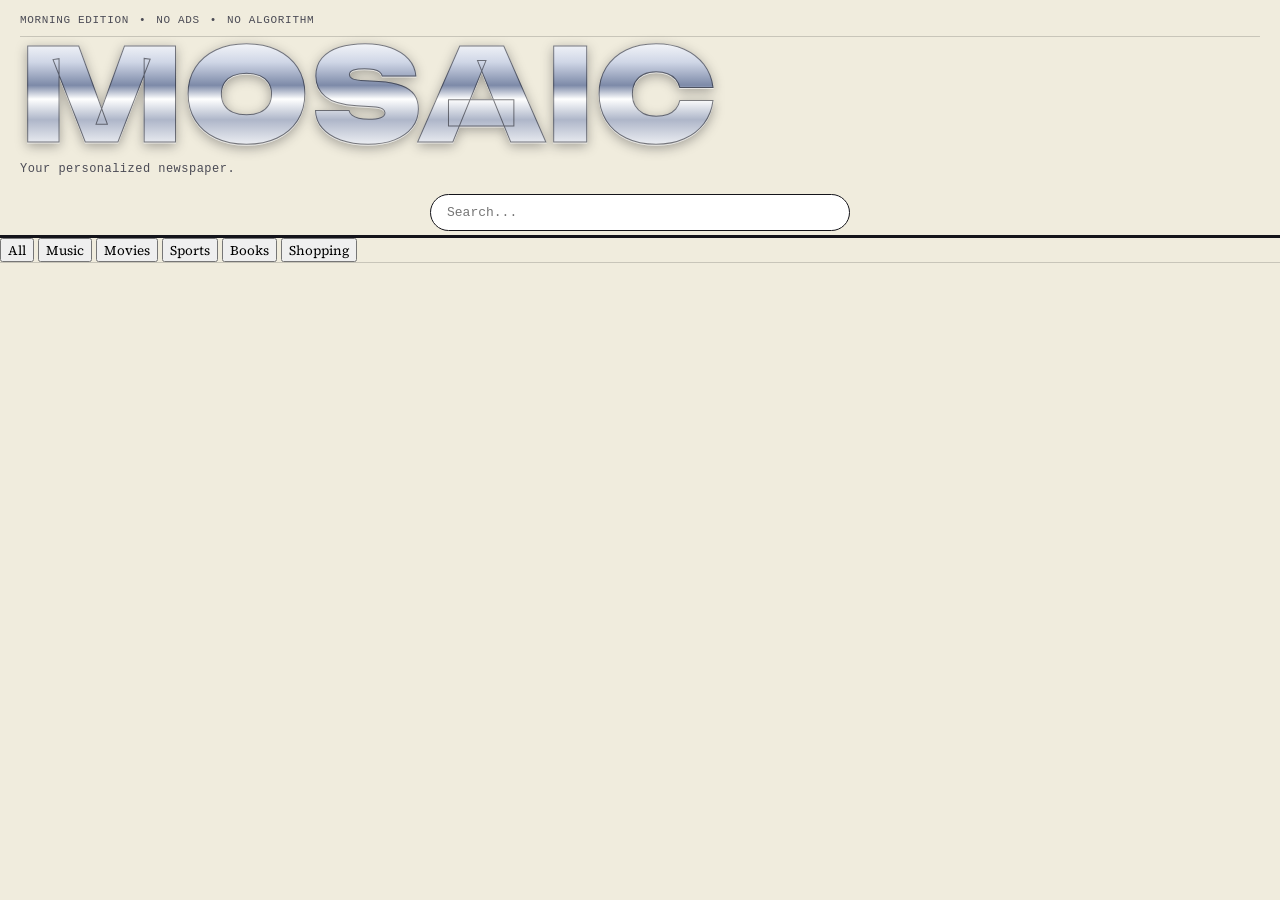
<file: Index.html>
<!DOCTYPE html>
<html lang="en">
<head>
<meta charset="UTF-8">
<meta name="viewport" content="width=device-width, initial-scale=1.0">

<title>Mosaic</title>

<link rel="preconnect" href="https://fonts.googleapis.com">
<link rel="preconnect" href="https://fonts.gstatic.com" crossorigin>

<link href="https://fonts.googleapis.com/css2?family=Unbounded:wght@700&family=Source+Serif+4:wght@400;600;700&display=swap" rel="stylesheet">

<link rel="stylesheet" href="style.css">
</head>

<body>

<header class="masthead">

<div class="masthead__editionbar">
<span>MORNING EDITION</span>
<span>•</span>
<span>NO ADS</span>
<span>•</span>
<span>NO ALGORITHM</span>
</div>

<h1 class="masthead__title">MOSAIC</h1>

<p class="masthead__tagline">
Your personalized newspaper.
</p>

<input
id="search"
type="text"
placeholder="Search..."
>

</header>

<nav class="tabs">

<button onclick="filterPosts('All')">All</button>
<button onclick="filterPosts('Music')">Music</button>
<button onclick="filterPosts('Movies')">Movies</button>
<button onclick="filterPosts('Sports')">Sports</button>
<button onclick="filterPosts('Books')">Books</button>
<button onclick="filterPosts('Shopping')">Shopping</button>

</nav>

<main id="feed"></main>

<script src="script.js"></script>

</body>
</html>
</file>
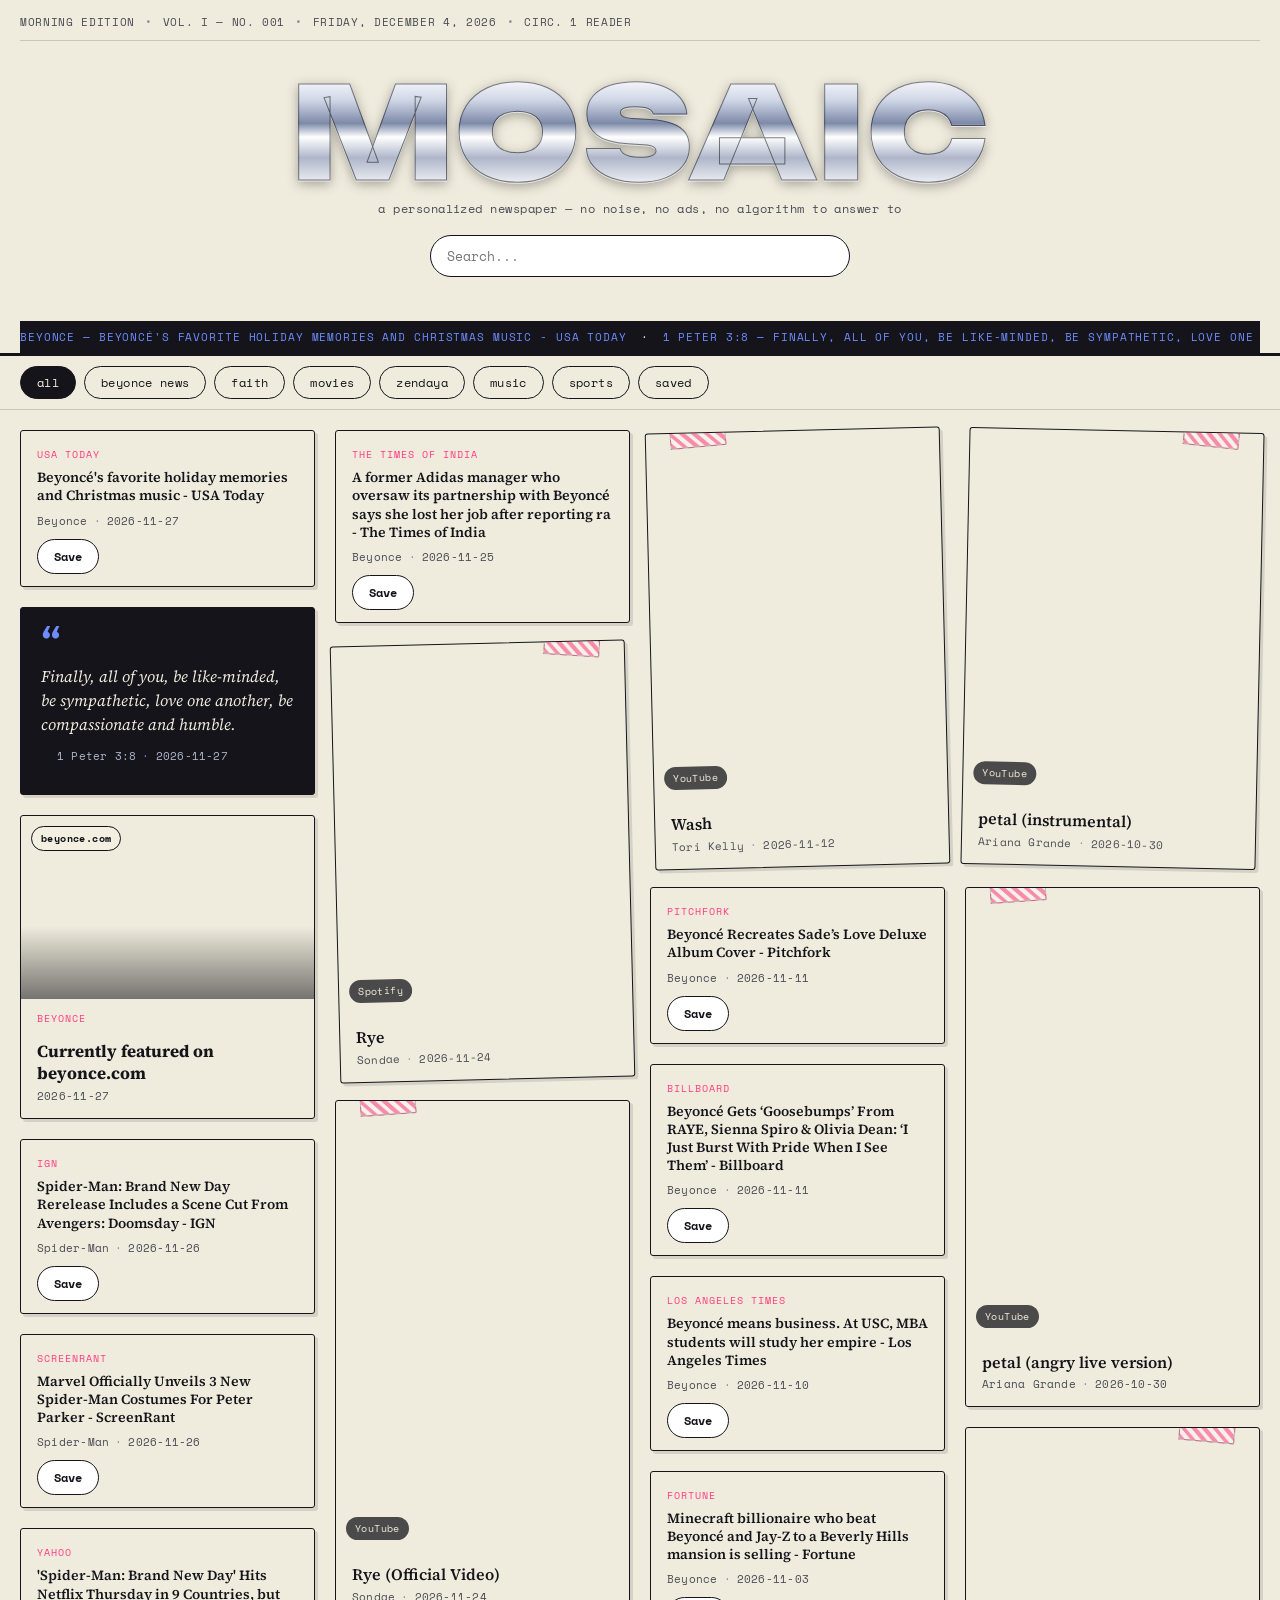
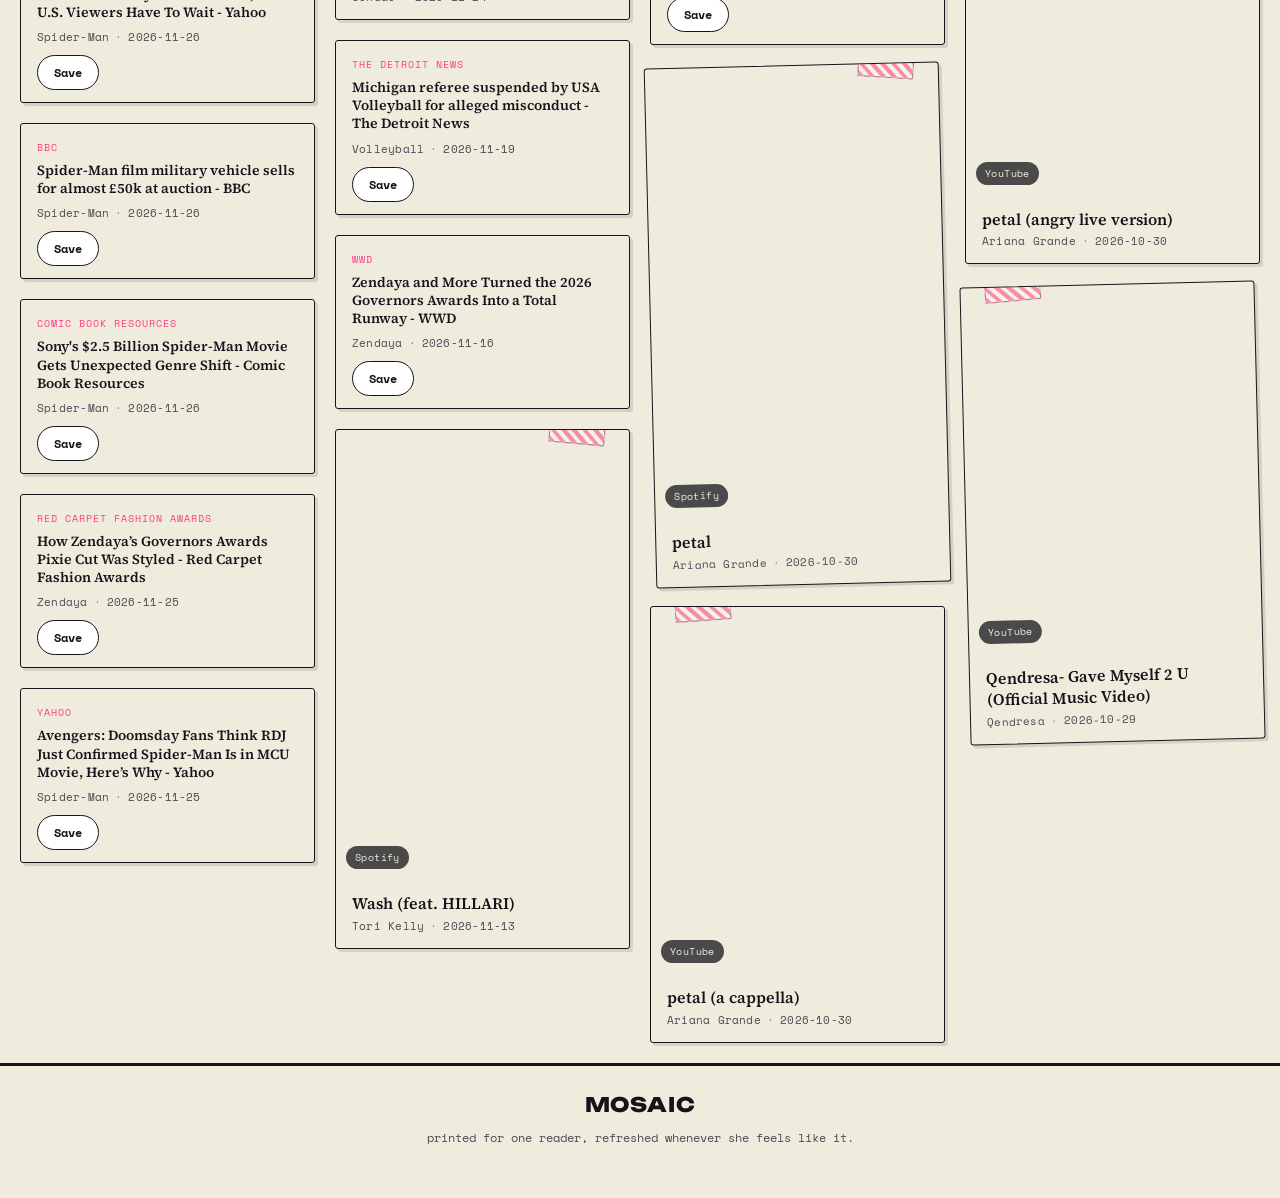
<file: index.html>
<!DOCTYPE html>
<html lang="en">
<head>
<meta charset="UTF-8">
<meta name="viewport" content="width=device-width, initial-scale=1.0">
<title>Mosaic — a personalized newspaper</title>
<link rel="preconnect" href="https://fonts.googleapis.com">
<link rel="preconnect" href="https://fonts.gstatic.com" crossorigin>
<link href="https://fonts.googleapis.com/css2?family=Unbounded:wght@600;800;900&family=Source+Serif+4:opsz,wght@8..60,400;8..60,500;8..60,600;8..60,700&family=Space+Mono:wght@400;700&display=swap" rel="stylesheet">
<link rel="stylesheet" href="style.css">
</head>
<body>

<header class="masthead">
  <div class="masthead__editionbar">
    <span>MORNING EDITION</span>
    <span class="dot">•</span>
    <span>VOL. I — NO. 001</span>
    <span class="dot">•</span>
    <span id="today-date"></span>
    <span class="dot">•</span>
    <span>CIRC. 1 READER</span>
  </div>

  <div class="masthead__main">
    <h1 class="masthead__title">MOSAIC</h1>
    <p class="masthead__tagline">a personalized newspaper — no noise, no ads, no algorithm to answer to</p>
    <input id="search" type="text" placeholder="Search...">
  </div>

  <div class="ticker">
    <div class="ticker__track" id="ticker-track"></div>
  </div>
</header>

<nav class="tabs" aria-label="Boards">
  <ul class="tabs__list" id="tabs-list">
    <li><button class="tab is-active" data-cat="All">All</button></li>
  </ul>
</nav>

<main class="board" id="feed"></main>

<footer class="masthead-footer">
  <p class="masthead-footer__title">MOSAIC</p>
  <p>printed for one reader, refreshed whenever she feels like it.</p>
</footer>

<script src="script.js"></script>
</body>
</html>
</file>
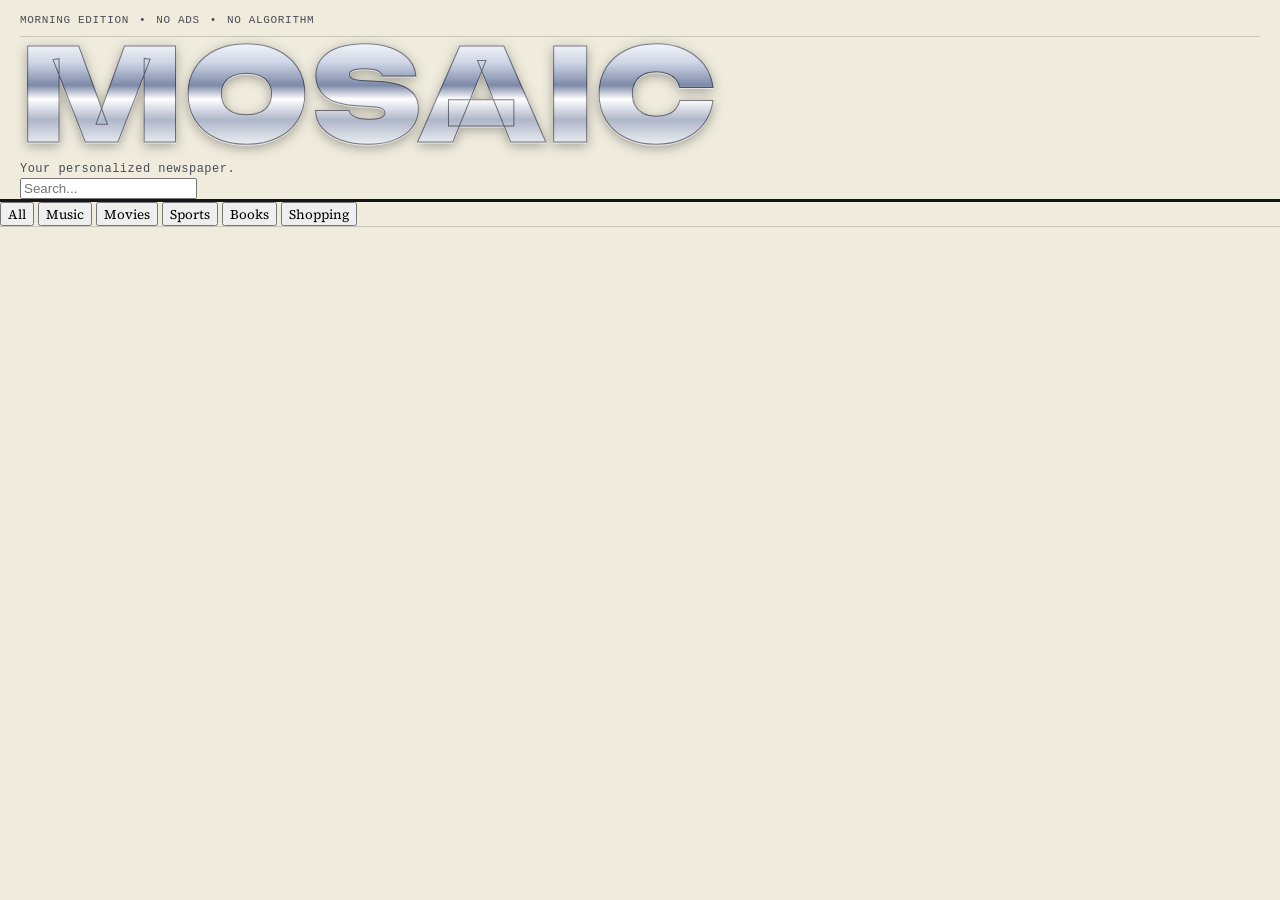
<file: frontend/index.html>
<!DOCTYPE html>
<html lang="en">
<head>
<meta charset="UTF-8">
<meta name="viewport" content="width=device-width, initial-scale=1.0">

<title>Mosaic</title>

<link rel="preconnect" href="https://fonts.googleapis.com">
<link rel="preconnect" href="https://fonts.gstatic.com" crossorigin>

<link href="https://fonts.googleapis.com/css2?family=Unbounded:wght@700&family=Source+Serif+4:wght@400;600;700&display=swap" rel="stylesheet">

<link rel="stylesheet" href="style.css">
</head>

<body>

<header class="masthead">

<div class="masthead__editionbar">
<span>MORNING EDITION</span>
<span>•</span>
<span>NO ADS</span>
<span>•</span>
<span>NO ALGORITHM</span>
</div>

<h1 class="masthead__title">MOSAIC</h1>

<p class="masthead__tagline">
Your personalized newspaper.
</p>

<input
id="search"
type="text"
placeholder="Search..."
>

</header>

<nav class="tabs">

<button onclick="filterPosts('All')">All</button>
<button onclick="filterPosts('Music')">Music</button>
<button onclick="filterPosts('Movies')">Movies</button>
<button onclick="filterPosts('Sports')">Sports</button>
<button onclick="filterPosts('Books')">Books</button>
<button onclick="filterPosts('Shopping')">Shopping</button>

</nav>

<main id="feed"></main>

<script src="script.js"></script>

</body>
</html>
</file>
<file: style.css>
/* =========================================================
   MOSAIC — tokens
   Newspaper structure, Y2K chrome, Pinterest board density.
   ========================================================= */

:root {
  --paper:      #F0ECDD;
  --paper-dim:  #E7E1CD;
  --ink:        #14141A;
  --ink-soft:   #4B4B55;
  --chrome-1:   #FFFFFF;
  --chrome-2:   #CFD6E6;
  --chrome-3:   #7D8AA8;
  --chrome-4:   #AEB6C9;
  --blue:       #6D8CFF;
  --magenta:    #FF3B81;
  --lime:       #D4FF4F;
  --rule:       rgba(20,20,26,0.18);

  --font-display: 'Unbounded', system-ui, sans-serif;
  --font-serif:   'Source Serif 4', Georgia, serif;
  --font-mono:    'Space Mono', 'Courier New', monospace;

  --gutter: 20px;
  --radius: 3px;
}

* { box-sizing: border-box; }

@media (prefers-reduced-motion: reduce) {
  * { animation-duration: 0.001ms !important; animation-iteration-count: 1 !important; }
}

html { scroll-behavior: smooth; }

body {
  margin: 0;
  background-color: var(--paper);
  background-image: radial-gradient(rgba(20,20,26,0.035) 0.6px, transparent 0.6px);
  background-size: 4px 4px;
  color: var(--ink);
  font-family: var(--font-serif);
  -webkit-font-smoothing: antialiased;
}

a { color: inherit; }
button { font-family: inherit; cursor: pointer; }

/* =========================================================
   MASTHEAD
   ========================================================= */

.masthead { border-bottom: 3px solid var(--ink); padding: 14px var(--gutter) 0; }

.masthead__editionbar {
  display: flex; flex-wrap: wrap; gap: 10px; align-items: center;
  font-family: var(--font-mono); font-size: 11px; letter-spacing: 0.06em;
  color: var(--ink-soft); border-bottom: 1px solid var(--rule); padding-bottom: 10px;
}
.masthead__editionbar .dot { color: var(--chrome-3); }

.masthead__main { text-align: center; padding: 34px 0 20px; }

.masthead__title {
  margin: 0; font-family: var(--font-display); font-weight: 900;
  font-size: clamp(52px, 11vw, 128px); letter-spacing: 0.01em; line-height: 0.9;
  background: linear-gradient(180deg, var(--chrome-1) 0%, var(--chrome-2) 22%, var(--chrome-3) 42%, var(--chrome-1) 54%, var(--chrome-4) 72%, var(--chrome-1) 100%);
  -webkit-background-clip: text; background-clip: text; color: transparent;
  filter: drop-shadow(0 1px 0 rgba(255,255,255,0.6)) drop-shadow(0 3px 6px rgba(20,20,26,0.35));
  -webkit-text-stroke: 1px rgba(20,20,26,0.55);
}

.masthead__tagline {
  margin: 10px 0 0; font-family: var(--font-mono); font-size: 12px;
  letter-spacing: 0.04em; color: var(--ink-soft);
}

#search {
  display: block; margin: 18px auto 4px; width: min(420px, 90%);
  padding: 10px 16px; border: 1px solid var(--ink); border-radius: 999px;
  background: var(--chrome-1); font-family: var(--font-mono); font-size: 13px;
  color: var(--ink);
}
#search:focus-visible { outline: 2px solid var(--blue); outline-offset: 2px; }

.ticker {
  overflow: hidden; border-top: 1px solid var(--ink); border-bottom: 1px solid var(--ink);
  background: var(--ink); margin-top: 20px;
}
.ticker__track {
  display: flex; gap: 14px; white-space: nowrap; width: max-content; padding: 7px 0;
  font-family: var(--font-mono); font-size: 11px; letter-spacing: 0.08em;
  color: var(--paper); animation: ticker-scroll 90s linear infinite;
}
.ticker__track span:nth-child(odd) { color: var(--blue); }
@keyframes ticker-scroll { from { transform: translateX(0); } to { transform: translateX(-50%); } }

/* =========================================================
   CATEGORY TABS (boards)
   ========================================================= */

.tabs { border-bottom: 1px solid var(--rule); background: var(--paper); position: sticky; top: 0; z-index: 10; }
.tabs__list {
  list-style: none; display: flex; gap: 8px; overflow-x: auto; margin: 0;
  padding: 10px var(--gutter); scrollbar-width: thin;
}
.tabs__list::-webkit-scrollbar { height: 4px; }
.tabs__list::-webkit-scrollbar-thumb { background: var(--chrome-3); }

.tab {
  flex: none; border: 1px solid var(--ink); background: var(--paper); color: var(--ink);
  padding: 7px 16px; border-radius: 999px; font-family: var(--font-mono); font-size: 12px;
  letter-spacing: 0.03em; text-transform: lowercase;
  transition: background 0.15s ease, color 0.15s ease, transform 0.15s ease;
}
.tab:hover { transform: translateY(-1px); }
.tab.is-active { background: var(--ink); color: var(--paper); }

/* =========================================================
   BOARD — masonry via CSS columns
   ========================================================= */

.board { columns: 4 260px; column-gap: var(--gutter); padding: var(--gutter); max-width: 1400px; margin: 0 auto; }
@media (max-width: 900px) { .board { columns: 2 200px; } }
@media (max-width: 520px) { .board { columns: 1; } }

.card {
  break-inside: avoid; margin-bottom: var(--gutter); background: var(--paper);
  border: 1px solid var(--ink); border-radius: var(--radius); position: relative;
  overflow: hidden; box-shadow: 3px 3px 0 rgba(20,20,26,0.12);
  transition: transform 0.2s ease, box-shadow 0.2s ease;
  animation: card-in 0.45s cubic-bezier(0.16, 1, 0.3, 1) backwards;
}
.card:nth-child(1) { animation-delay: 0.02s; }
.card:nth-child(2) { animation-delay: 0.06s; }
.card:nth-child(3) { animation-delay: 0.10s; }
.card:nth-child(4) { animation-delay: 0.14s; }
.card:nth-child(5) { animation-delay: 0.18s; }
.card:nth-child(n+6) { animation-delay: 0.22s; }
@keyframes card-in {
  from { opacity: 0; transform: translateY(10px) scale(0.98); }
  to   { opacity: 1; transform: translateY(0) scale(1); }
}
.card:hover { box-shadow: 6px 6px 0 rgba(20,20,26,0.18); transform: translateY(-2px); }
.pin--rotate-l:hover, .pin--rotate-r:hover { transform: rotate(0deg) translateY(-2px); }

.new-badge {
  position: absolute; top: 10px; left: 10px; z-index: 3;
  background: var(--lime); color: var(--ink); font-family: var(--font-mono);
  font-weight: 700; font-size: 10px; letter-spacing: 0.05em;
  padding: 4px 8px; border-radius: 999px; border: 1px solid var(--ink);
}

.pin--rotate-l { transform: rotate(-1.4deg); }
.pin--rotate-r { transform: rotate(1.2deg); }
.pin--rotate-l:hover, .pin--rotate-r:hover { transform: rotate(0deg); }

.tape {
  position: absolute; top: -6px; left: 24px; width: 56px; height: 20px;
  background: repeating-linear-gradient(45deg, rgba(255,59,129,0.55), rgba(255,59,129,0.55) 4px, rgba(255,255,255,0.35) 4px, rgba(255,255,255,0.35) 8px);
  border: 1px solid rgba(20,20,26,0.25); transform: rotate(-4deg); z-index: 2;
}
.tape--right { left: auto; right: 24px; transform: rotate(5deg); }

.card__thumb { position: relative; aspect-ratio: 4 / 5; background-size: cover; background-position: center; }
.card__thumb.thumb--tall { aspect-ratio: 3 / 4.6; }

.thumb--a { background: linear-gradient(160deg, #8A9A5B 0%, #4A5A2E 55%, #6D8CFF 100%); }
.thumb--b { background: linear-gradient(160deg, #C97C5D 0%, #7A4632 60%, #F0ECDD 130%); }
.thumb--c { background: linear-gradient(160deg, #C9AE7C 0%, #7A5C2E 60%, #FF3B81 130%); }
.thumb--d { background: linear-gradient(160deg, #F0ECDD 0%, #CFD6E6 55%, #7D8AA8 120%); }
.thumb--e { background: linear-gradient(160deg, #FF3B81 0%, #6D8CFF 70%, #14141A 140%); }

.save-btn {
  position: absolute; top: 10px; right: 10px; z-index: 3; background: var(--magenta); color: var(--paper);
  border: none; border-radius: 999px; padding: 8px 16px; font-family: var(--font-mono);
  font-weight: 700; font-size: 12px; opacity: 0; transform: translateY(-4px);
  transition: opacity 0.15s ease, transform 0.15s ease;
}
.card__thumb:hover .save-btn { opacity: 1; transform: translateY(0); }

.source-tag {
  position: absolute; left: 10px; bottom: 10px; z-index: 3; background: rgba(20,20,26,0.75);
  color: var(--paper); font-family: var(--font-mono); font-size: 10px; letter-spacing: 0.04em;
  padding: 4px 9px; border-radius: 999px;
}

.card__title { margin: 14px 16px 4px; font-family: var(--font-serif); font-weight: 600; font-size: 16px; line-height: 1.3; }
.card__title a { color: inherit; text-decoration: none; }
.card__title a:hover { text-decoration: underline; text-decoration-color: var(--magenta); }

/* -------- news clipping card -------- */
.card--clipping { }
.card--clipping .card__thumb { aspect-ratio: 16 / 10; filter: saturate(0.92) contrast(1.03); }
.card--clipping .card__thumb::after {
  content: ""; position: absolute; inset: 0;
  background: linear-gradient(180deg, transparent 60%, rgba(20,20,26,0.55) 100%);
}
.card--clipping .source-tag {
  left: 10px; top: 10px; bottom: auto; background: var(--paper); color: var(--ink);
  border: 1px solid var(--ink); font-weight: 700;
}
.card--clipping .card__title { font-family: var(--font-serif); font-weight: 700; font-size: 17px; }
.card--clipping .card__eyebrow { margin: 12px 16px 0; }

/* -------- ticket / event card -------- */
.card--ticket {
  background: var(--ink); color: var(--paper);
  border: 1px dashed var(--chrome-4);
  padding-bottom: 38px;
}
.card--ticket .card__thumb { aspect-ratio: 16 / 9; }
.card--ticket .card__title { color: var(--paper); font-family: var(--font-display); font-size: 15px; font-weight: 700; }
.card--ticket .card__title a { color: var(--paper); }
.card--ticket .card__meta { color: var(--chrome-4); }
.card--ticket .card__meta-dot { color: var(--chrome-3); }
.card--ticket .save-btn { background: var(--lime); color: var(--ink); }
.card--ticket::before {
  content: "GET TICKETS →"; position: absolute; bottom: 0; left: 0; right: 0;
  background: var(--magenta); color: var(--paper); text-align: center;
  font-family: var(--font-mono); font-size: 11px; font-weight: 700; letter-spacing: 0.05em;
  padding: 8px; z-index: 3;
}

.card--article, .card--about { padding: 20px 18px 16px; }
.card__eyebrow { margin: 0 0 6px; font-family: var(--font-mono); font-size: 10px; letter-spacing: 0.1em; text-transform: uppercase; color: var(--magenta); }
.card__headline { margin: 0 0 10px; font-family: var(--font-serif); font-weight: 700; font-size: 22px; line-height: 1.2; }
.card--about .card__headline { font-size: 24px; }
.card__excerpt, .card__body { margin: 0 0 6px; font-size: 14.5px; line-height: 1.55; color: var(--ink-soft); }
.card__dropcap { margin: 0 0 10px; font-size: 15px; line-height: 1.6; }
.card__dropcap::first-letter {
  font-family: var(--font-display); font-weight: 800; font-size: 46px; float: left;
  line-height: 0.8; padding: 4px 6px 0 0; color: var(--blue);
}

.card--quote { padding: 22px 20px 16px; background: var(--ink); color: var(--paper); }
.card__quotemark { margin: 0; font-family: var(--font-display); font-size: 44px; line-height: 0.6; color: var(--blue); }
.card__quote { font-family: var(--font-serif); font-style: italic; font-size: 16px; line-height: 1.5; margin: 8px 0 12px; }
.card--quote .card__meta { color: var(--chrome-4); }
.card--quote .card__meta-dot { color: var(--chrome-3); }

.card--badges { padding: 18px; }
.badges { display: flex; flex-wrap: wrap; gap: 8px; margin-top: 10px; }
.badge {
  font-family: var(--font-mono); font-size: 10px; letter-spacing: 0.05em; padding: 6px 9px;
  border: 1px solid var(--ink);
  background: repeating-linear-gradient(135deg, var(--chrome-1), var(--chrome-1) 3px, var(--chrome-2) 3px, var(--chrome-2) 6px);
  color: var(--ink);
}

.card__meta {
  font-family: var(--font-mono); font-size: 11px; letter-spacing: 0.02em; color: var(--ink-soft);
  padding: 0 16px 14px; display: flex; gap: 6px;
}
.card--article .card__meta, .card--about .card__meta { padding: 6px 0 0; }
.card__meta-dot { color: var(--chrome-3); }

.masthead-footer {
  border-top: 3px solid var(--ink); text-align: center; padding: 26px var(--gutter) 40px;
  font-family: var(--font-mono); font-size: 12px; color: var(--ink-soft);
}
.masthead-footer__title { font-family: var(--font-display); font-weight: 800; font-size: 20px; letter-spacing: 0.04em; margin: 0 0 6px; color: var(--ink); }

.empty-state { text-align: center; padding: 60px 20px; font-family: var(--font-mono); color: var(--ink-soft); }

/* compact card for items with no image (e.g. news without an og:image) */
.card--newstext { padding: 16px 16px 12px; }
.card--newstext .card__title { margin: 0 0 8px; font-size: 14px; }
.card--newstext .card__meta { padding: 0; }
.card--newstext .save-btn {
  position: static; opacity: 1; transform: none; display: inline-block;
  margin-top: 10px; background: var(--chrome-1); color: var(--ink); border: 1px solid var(--ink);
}

.save-btn.is-saved { background: var(--ink); color: var(--paper); }

.tab:focus-visible, .save-btn:focus-visible { outline: 2px solid var(--blue); outline-offset: 2px; }

.actions { display: flex; gap: 10px; margin-top: 15px; }
.actions button { flex: 1; border: none; border-radius: 8px; padding: 10px; cursor: pointer; font-size: 14px; }
</file>
<file: frontend/style.css>
/* =========================================================
   MOSAIC — tokens
   Newspaper structure, Y2K chrome, Pinterest board density.
   ========================================================= */

:root {
  /* color */
  --paper:      #F0ECDD;   /* warm bone newsprint, not pure white */
  --paper-dim:  #E7E1CD;
  --ink:        #14141A;   /* near-black, slightly blue */
  --ink-soft:   #4B4B55;
  --chrome-1:   #FFFFFF;
  --chrome-2:   #CFD6E6;
  --chrome-3:   #7D8AA8;
  --chrome-4:   #AEB6C9;
  --blue:       #6D8CFF;   /* electric periwinkle */
  --magenta:    #FF3B81;   /* hot pink accent, saves / links */
  --lime:       #D4FF4F;   /* rare highlight only */
  --rule:       rgba(20,20,26,0.18);

  /* type */
  --font-display: 'Unbounded', system-ui, sans-serif;
  --font-serif:   'Source Serif 4', Georgia, serif;
  --font-mono:    'Space Mono', 'Courier New', monospace;

  /* layout */
  --gutter: 20px;
  --radius: 3px;
}

* { box-sizing: border-box; }

@media (prefers-reduced-motion: reduce) {
  * { animation-duration: 0.001ms !important; animation-iteration-count: 1 !important; }
}

html { scroll-behavior: smooth; }

body {
  margin: 0;
  background-color: var(--paper);
  background-image:
    radial-gradient(rgba(20,20,26,0.035) 0.6px, transparent 0.6px);
  background-size: 4px 4px;
  color: var(--ink);
  font-family: var(--font-serif);
  -webkit-font-smoothing: antialiased;
}

a { color: inherit; }

button {
  font-family: inherit;
  cursor: pointer;
}

/* =========================================================
   MASTHEAD
   ========================================================= */

.masthead {
  border-bottom: 3px solid var(--ink);
  padding: 14px var(--gutter) 0;
}

.masthead__editionbar {
  display: flex;
  flex-wrap: wrap;
  gap: 10px;
  align-items: center;
  font-family: var(--font-mono);
  font-size: 11px;
  letter-spacing: 0.06em;
  color: var(--ink-soft);
  border-bottom: 1px solid var(--rule);
  padding-bottom: 10px;
}

.masthead__editionbar .dot { color: var(--chrome-3); }

.masthead__main {
  text-align: center;
  padding: 34px 0 20px;
}

/* signature element: liquid-chrome Y2K logotype */
.masthead__title {
  margin: 0;
  font-family: var(--font-display);
  font-weight: 900;
  font-size: clamp(52px, 11vw, 128px);
  letter-spacing: 0.01em;
  line-height: 0.9;
  background: linear-gradient(
    180deg,
    var(--chrome-1) 0%,
    var(--chrome-2) 22%,
    var(--chrome-3) 42%,
    var(--chrome-1) 54%,
    var(--chrome-4) 72%,
    var(--chrome-1) 100%
  );
  -webkit-background-clip: text;
  background-clip: text;
  color: transparent;
  filter: drop-shadow(0 1px 0 rgba(255,255,255,0.6)) drop-shadow(0 3px 6px rgba(20,20,26,0.35));
  -webkit-text-stroke: 1px rgba(20,20,26,0.55);
}

.masthead__tagline {
  margin: 10px 0 0;
  font-family: var(--font-mono);
  font-size: 12px;
  letter-spacing: 0.04em;
  color: var(--ink-soft);
}

/* scrolling ticker, Y2K stock-ticker / newspaper crawl */
.ticker {
  overflow: hidden;
  border-top: 1px solid var(--ink);
  border-bottom: 1px solid var(--ink);
  background: var(--ink);
}

.ticker__track {
  display: flex;
  gap: 14px;
  white-space: nowrap;
  width: max-content;
  padding: 7px 0;
  font-family: var(--font-mono);
  font-size: 11px;
  letter-spacing: 0.08em;
  color: var(--paper);
  animation: ticker-scroll 26s linear infinite;
}

.ticker__track span:nth-child(odd) { color: var(--blue); }

@keyframes ticker-scroll {
  from { transform: translateX(0); }
  to   { transform: translateX(-50%); }
}

/* =========================================================
   CATEGORY TABS (boards)
   ========================================================= */

.tabs {
  border-bottom: 1px solid var(--rule);
  background: var(--paper);
  position: sticky;
  top: 0;
  z-index: 10;
}

.tabs__list {
  list-style: none;
  display: flex;
  gap: 8px;
  overflow-x: auto;
  margin: 0;
  padding: 10px var(--gutter);
  scrollbar-width: thin;
}

.tabs__list::-webkit-scrollbar { height: 4px; }
.tabs__list::-webkit-scrollbar-thumb { background: var(--chrome-3); }

.tab {
  flex: none;
  border: 1px solid var(--ink);
  background: var(--paper);
  color: var(--ink);
  padding: 7px 16px;
  border-radius: 999px;
  font-family: var(--font-mono);
  font-size: 12px;
  letter-spacing: 0.03em;
  text-transform: lowercase;
  transition: background 0.15s ease, color 0.15s ease, transform 0.15s ease;
}

.tab:hover { transform: translateY(-1px); }

.tab.is-active {
  background: var(--ink);
  color: var(--paper);
}

/* =========================================================
   BOARD — masonry via CSS columns (Pinterest-style)
   ========================================================= */

.board {
  columns: 4 260px;
  column-gap: var(--gutter);
  padding: var(--gutter);
  max-width: 1400px;
  margin: 0 auto;
}

@media (max-width: 900px) {
  .board { columns: 2 200px; }
}
@media (max-width: 520px) {
  .board { columns: 1; }
}

.card {
  break-inside: avoid;
  margin-bottom: var(--gutter);
  background: var(--paper);
  border: 1px solid var(--ink);
  border-radius: var(--radius);
  position: relative;
  overflow: hidden;
  box-shadow: 3px 3px 0 rgba(20,20,26,0.12);
}

/* subtle scrapbook tilt on a few cards, like pinned corkboard photos */
.pin--rotate-l { transform: rotate(-1.4deg); }
.pin--rotate-r { transform: rotate(1.2deg); }
.pin--rotate-l:hover,
.pin--rotate-r:hover { transform: rotate(0deg); }
.card { transition: transform 0.2s ease, box-shadow 0.2s ease; }
.card:hover { box-shadow: 5px 5px 0 rgba(20,20,26,0.16); }

/* washi-tape corner, Pinterest-board nod */
.tape {
  position: absolute;
  top: -6px;
  left: 24px;
  width: 56px;
  height: 20px;
  background: repeating-linear-gradient(
    45deg,
    rgba(255,59,129,0.55),
    rgba(255,59,129,0.55) 4px,
    rgba(255,255,255,0.35) 4px,
    rgba(255,255,255,0.35) 8px
  );
  border: 1px solid rgba(20,20,26,0.25);
  transform: rotate(-4deg);
  z-index: 2;
}
.tape--right { left: auto; right: 24px; transform: rotate(5deg); }

/* -------- image / pin cards -------- */

.card__thumb {
  position: relative;
  aspect-ratio: 4 / 5;
  background-size: cover;
  background-position: center;
}

.card__thumb.thumb--tall { aspect-ratio: 3 / 4.6; }

/* palette-matched placeholder gradients, standing in for real saved images */
.thumb--a { background: linear-gradient(160deg, #8A9A5B 0%, #4A5A2E 55%, #6D8CFF 100%); }
.thumb--b { background: linear-gradient(160deg, #C97C5D 0%, #7A4632 60%, #F0ECDD 130%); }
.thumb--c { background: linear-gradient(160deg, #C9AE7C 0%, #7A5C2E 60%, #FF3B81 130%); }
.thumb--d { background: linear-gradient(160deg, #F0ECDD 0%, #CFD6E6 55%, #7D8AA8 120%); }
.thumb--e { background: linear-gradient(160deg, #FF3B81 0%, #6D8CFF 70%, #14141A 140%); }

.save-btn {
  position: absolute;
  top: 10px;
  right: 10px;
  z-index: 3;
  background: var(--magenta);
  color: var(--paper);
  border: none;
  border-radius: 999px;
  padding: 8px 16px;
  font-family: var(--font-mono);
  font-weight: 700;
  font-size: 12px;
  opacity: 0;
  transform: translateY(-4px);
  transition: opacity 0.15s ease, transform 0.15s ease;
}
.card__thumb:hover .save-btn { opacity: 1; transform: translateY(0); }

.source-tag {
  position: absolute;
  left: 10px;
  bottom: 10px;
  z-index: 3;
  background: rgba(20,20,26,0.75);
  color: var(--paper);
  font-family: var(--font-mono);
  font-size: 10px;
  letter-spacing: 0.04em;
  padding: 4px 9px;
  border-radius: 999px;
}

.card__title {
  margin: 14px 16px 4px;
  font-family: var(--font-serif);
  font-weight: 600;
  font-size: 16px;
  line-height: 1.3;
}

/* -------- article-style cards -------- */

.card--article,
.card--about {
  padding: 20px 18px 16px;
}

.card__eyebrow {
  margin: 0 0 6px;
  font-family: var(--font-mono);
  font-size: 10px;
  letter-spacing: 0.1em;
  text-transform: uppercase;
  color: var(--magenta);
}

.card__headline {
  margin: 0 0 10px;
  font-family: var(--font-serif);
  font-weight: 700;
  font-size: 22px;
  line-height: 1.2;
}

.card--about .card__headline { font-size: 24px; }

.card__excerpt,
.card__body {
  margin: 0 0 6px;
  font-size: 14.5px;
  line-height: 1.55;
  color: var(--ink-soft);
}

.card__dropcap {
  margin: 0 0 10px;
  font-size: 15px;
  line-height: 1.6;
}

.card__dropcap::first-letter {
  font-family: var(--font-display);
  font-weight: 800;
  font-size: 46px;
  float: left;
  line-height: 0.8;
  padding: 4px 6px 0 0;
  color: var(--blue);
}

/* -------- quote card -------- */

.card--quote {
  padding: 22px 20px 16px;
  background: var(--ink);
  color: var(--paper);
}

.card__quotemark {
  margin: 0;
  font-family: var(--font-display);
  font-size: 44px;
  line-height: 0.6;
  color: var(--blue);
}

.card__quote {
  font-family: var(--font-serif);
  font-style: italic;
  font-size: 16px;
  line-height: 1.5;
  margin: 8px 0 12px;
}

.card--quote .card__meta { color: var(--chrome-4); }
.card--quote .card__meta-dot { color: var(--chrome-3); }

/* -------- badges card (Y2K web-ring nod) -------- */

.card--badges { padding: 18px; }

.badges {
  display: flex;
  flex-wrap: wrap;
  gap: 8px;
  margin-top: 10px;
}

.badge {
  font-family: var(--font-mono);
  font-size: 10px;
  letter-spacing: 0.05em;
  padding: 6px 9px;
  border: 1px solid var(--ink);
  background: repeating-linear-gradient(
    135deg,
    var(--chrome-1),
    var(--chrome-1) 3px,
    var(--chrome-2) 3px,
    var(--chrome-2) 6px
  );
  color: var(--ink);
}

/* -------- shared meta line -------- */

.card__meta {
  font-family: var(--font-mono);
  font-size: 11px;
  letter-spacing: 0.02em;
  color: var(--ink-soft);
  padding: 0 16px 14px;
  display: flex;
  gap: 6px;
}

.card--article .card__meta,
.card--about .card__meta { padding: 6px 0 0; }

.card__meta-dot { color: var(--chrome-3); }

/* =========================================================
   FOOTER
   ========================================================= */

.masthead-footer {
  border-top: 3px solid var(--ink);
  text-align: center;
  padding: 26px var(--gutter) 40px;
  font-family: var(--font-mono);
  font-size: 12px;
  color: var(--ink-soft);
}

.masthead-footer__title {
  font-family: var(--font-display);
  font-weight: 800;
  font-size: 20px;
  letter-spacing: 0.04em;
  margin: 0 0 6px;
  color: var(--ink);
}

/* =========================================================
   FOCUS STATES
   ========================================================= */

.tab:focus-visible,
.save-btn:focus-visible {
  outline: 2px solid var(--blue);
  outline-offset: 2px;
}
.actions{
    display:flex;
    gap:10px;
    margin-top:15px;
}

.actions button{
    flex:1;
    border:none;
    border-radius:8px;
    padding:10px;
    cursor:pointer;
    font-size:14px;
}
</file>
